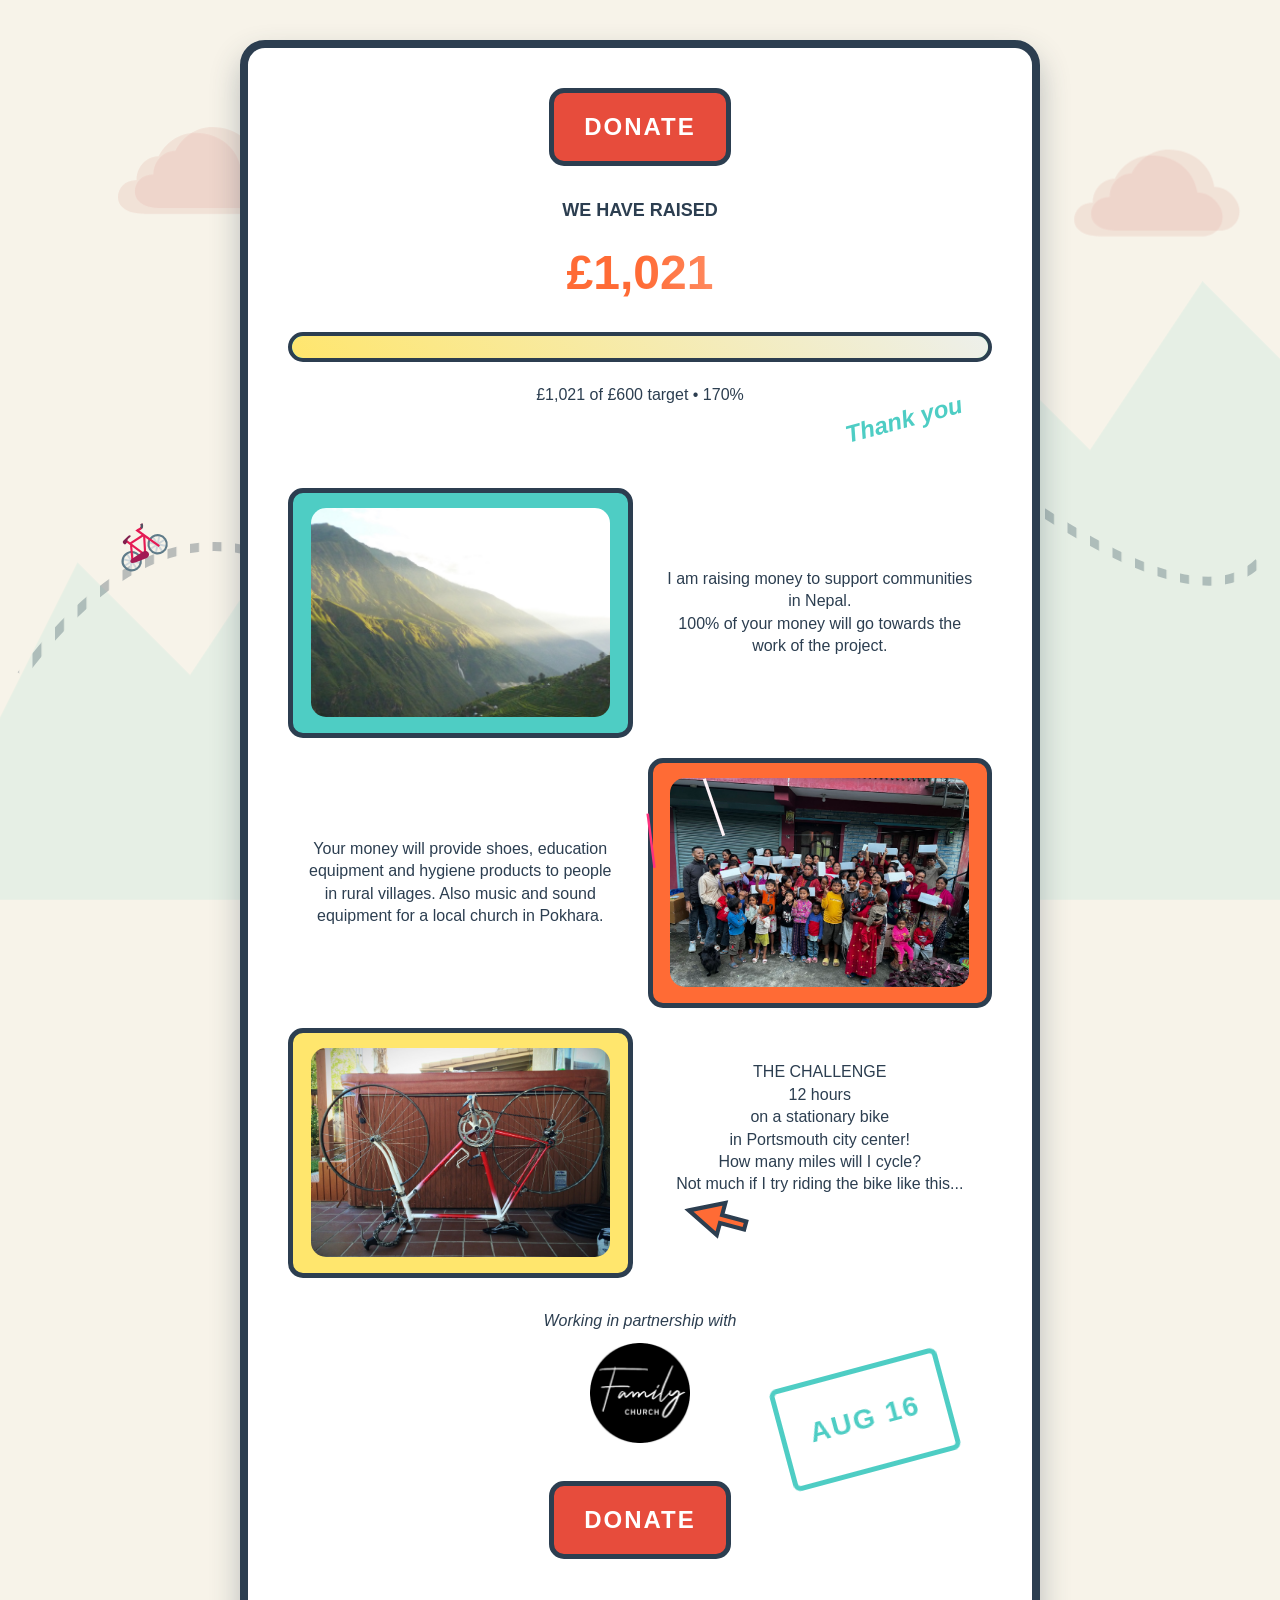
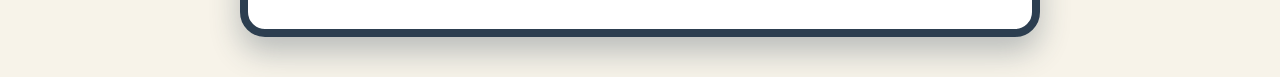
<file: index.html>
<!DOCTYPE html>
<html lang="en">
<head>
  <meta charset="UTF-8">
  <meta name="viewport" content="width=device-width, initial-scale=1.0">
  <meta property="og:title" content="Nepal Fundraiser 2025">
  <meta property="og:description" content="Raising money for rural Nepali villages and a local church in Pokhara">
  <meta property="og:image" content="https://samcoupland.com/nepal-2025/img/bikenepal.jpg">
  <meta property="og:image:url" content="https://samcoupland.com/nepal-2025/img/bikenepal.jpg">
  <meta property="og:image:secure_url" content="https://samcoupland.com/nepal-2025/img/bikenepal.jpg" />
  <meta property="og:image:type" content="image/jpg" />
  <meta property="og:image:width" content="400" />
  <meta property="og:image:height" content="300" />
  <meta property="og:url" content="https://samcoupland.com/nepal-2025/">
  <meta name="color-scheme" content="only light">
  <link rel="stylesheet" type="text/css" href="styles.css">
  <link rel="icon" href="img/favicon.ico" type="image/x-icon">
  <title>Nepal Fundraiser 2025</title>
</head>
<body>
  <!-- Canvas for fireworks -->
  <canvas id="fireworksCanvas"></canvas>
  <!-- Background SVG with animated bike trail -->
  <svg class="background-svg" viewBox="0 0 1200 800" preserveAspectRatio="xMidYMid slice">
    <defs>
        <!-- Define the dashed line pattern -->
        <pattern id="dashedPattern" patternUnits="userSpaceOnUse" width="20" height="4">
            <rect width="8" height="4" fill="rgba(44, 62, 80, 0.3)"/>
        </pattern>
    </defs>
    
    <!-- Curved trail path -->
    <path id="bikePath" d="M50,600 Q200,400 350,550 T650,400 Q800,350 950,450 Q1100,550 1150,500" 
          stroke="url(#dashedPattern)" 
          stroke-width="8" 
          fill="none">
    </path>
    
    <!-- Simple bike icon -->
    <g id="bike" transform="translate(5,-38), scale(0.05)">
      <path d="M223.936 484.288h34.496v308.544h-34.496z" fill="#CFD7DB" /><path d="M86.848 621.248h308.544v34.624H86.848z" fill="#CFD7DB" /><path d="M120 541.632l24.384-24.32 218.048 218.24-24.448 24.32z" fill="#CFD7DB" /><path d="M144.384 760l-24.384-24.32L337.856 517.12l24.448 24.384z" fill="#CFD7DB" /><path d="M241.152 820.608A182.272 182.272 0 0 1 59.072 638.592c0-100.416 81.664-182.08 182.08-182.08s182.08 81.6 182.08 182.08a182.272 182.272 0 0 1-182.08 182.016z m0-325.44a143.616 143.616 0 0 0-143.36 143.424c0 78.976 64.32 143.232 143.36 143.232s143.36-64.256 143.36-143.232a143.616 143.616 0 0 0-143.36-143.424z" fill="#5F7B89" /><path d="M774.144 484.288h34.56v308.544h-34.56z" fill="#CFD7DB" /><path d="M637.184 621.248h308.48v34.624h-308.48z" fill="#CFD7DB" /><path d="M670.272 541.568l24.384-24.32 217.92 218.432-24.448 24.32z" fill="#CFD7DB" /><path d="M694.656 760.064l-24.448-24.32 217.728-218.624 24.448 24.32z" fill="#CFD7DB" /><path d="M791.424 820.608A182.272 182.272 0 0 1 609.28 638.592a182.272 182.272 0 0 1 182.144-182.08 182.272 182.272 0 0 1 182.016 182.08 182.208 182.208 0 0 1-182.016 182.016z m0-325.44a143.616 143.616 0 0 0-143.424 143.424 143.552 143.552 0 0 0 143.424 143.232 143.488 143.488 0 0 0 143.36-143.232 143.616 143.616 0 0 0-143.36-143.424z" fill="#5F7B89" /><path d="M343.936 304.768l35.52-13.12 143.68 388.864-35.584 13.12z" fill="#E51B54" /><path d="M229.376 649.728l33.088 18.368 141.952-266.048-33.152-18.304zM500.928 642.752l34.304 17.6 157.952-274.944-34.368-17.6z" fill="#E51B54" /><path d="M816.256 675.648l-35.136 14.08L592 217.6l47.488 4.928z" fill="#E51B54" /><path d="M387.904 344.192h291.008v37.824H387.904z" fill="#E51B54" /><path d="M684.992 260.608h-1.152l-64.64-3.648 2.24-40.576 64 3.648c9.792-0.32 40.192-4.288 40.192-42.56h40.64c0 60.992-48.64 83.136-81.28 83.136z" fill="#E51B54" /><path d="M702.528 258.176l-4.16-40.384c6.4-0.768 27.328-6.144 27.328-40.32h40.64c-0.064 59.072-41.792 78.656-63.808 80.704z" fill="#4D5462" /><path d="M434.624 229.44l-120.64 24.896c-17.984 3.84-29.44 22.4-25.408 41.6 3.968 19.2 11.84 33.792 39.808 27.968l2.176-1.6c10.752-1.792 28.416-12.16 45.824-28.16 8-7.424 14.848-14.848 20.288-21.824l2.24-1.792c18.048-3.712 75.072-7.808 74.752-17.408l-0.832-4.16c-1.024-6.016-5.76-26.304-38.208-19.52z" fill="#811E4D" /><path d="M575.296 675.136c0 38.272-35.2 61.248-78.528 61.248l-202.816-42.752c-44.416-12.736-78.592-17.856-78.592-62.4v16.256c0-38.4 27.712-41.728 71.04-41.728h210.368c43.328 0 78.528 30.976 78.528 69.376z" fill="#A31A53" />

      <!-- Animate bike along the path -->
      <animateMotion dur="15s" rotate="auto" fill="freeze">
          <mpath href="#bikePath"/>
      </animateMotion>
    </g>
    
    <!-- Some decorative elements -->
    <g opacity="0.3">
      <!-- Mountains in background -->
      <path d="M0,700 L100,500 L200,600 L300,450 L400,550 L500,400 L600,500 L700,350 L800,450 L900,300 L1000,400 L1100,250 L1200,350 L1200,800 L0,800 Z" 
            fill="rgba(78, 205, 196, 0.3)"/>
      
      <!-- Clouds -->
      <path class="cloud" transform="translate(100, 100), scale(1.5)"
      d="M40 60H100C110 60 115 50 110 42C107 37 102 34 97 34C95 21 84 12 70 12C60 12 52 18 48 26C41 26 35 32 35 40C28 40 24 45 24 50C24 55 28 60 40 60Z"
      />
      <path class="cloud" transform="translate(115, 95), scale(1.5)"
      d="M40 60H100C110 60 115 50 110 42C107 37 102 34 97 34C95 21 84 12 70 12C60 12 52 18 48 26C41 26 35 32 35 40C28 40 24 45 24 50C24 55 28 60 40 60Z"
      />
      <path class="cloud" transform="translate(600, 50), scale(1.5)"
      d="M40 60H100C110 60 115 50 110 42C107 37 102 34 97 34C95 21 84 12 70 12C60 12 52 18 48 26C41 26 35 32 35 40C28 40 24 45 24 50C24 55 28 60 40 60Z"
      />
      <path class="cloud" transform="translate(615, 45), scale(1.5)"
      d="M40 60H100C110 60 115 50 110 42C107 37 102 34 97 34C95 21 84 12 70 12C60 12 52 18 48 26C41 26 35 32 35 40C28 40 24 45 24 50C24 55 28 60 40 60Z"
      />
      <path class="cloud" transform="translate(950, 120), scale(1.5)"
      d="M40 60H100C110 60 115 50 110 42C107 37 102 34 97 34C95 21 84 12 70 12C60 12 52 18 48 26C41 26 35 32 35 40C28 40 24 45 24 50C24 55 28 60 40 60Z"
      />
      <path class="cloud" transform="translate(965, 115), scale(1.5)"
      d="M40 60H100C110 60 115 50 110 42C107 37 102 34 97 34C95 21 84 12 70 12C60 12 52 18 48 26C41 26 35 32 35 40C28 40 24 45 24 50C24 55 28 60 40 60Z"
      />
    </g>
  </svg>
  <div class="page-wrapper">
    <div class="container">
      <a href="https://givealittle.co/c/76x2CZUWVclXtYZFkgKdEm" class="donate-btn">DONATE</a>

      <div class="wow hidden">WOW</div>
      
      <div class="raised-section">
        <div class="raised-text">WE HAVE RAISED</div>
        <div class="amount" id="currentAmount">£0</div>
        
        <div class="yes hidden">Yes! <br /> We made it!</div>

        <div class="progress-section">
          <div class="progress-container">
              <div class="progress-bar" id="progressBar"></div>
          </div>

          <div class="stretch hidden">INCREDIBLE</div>
          
          <div class="target-info">
              <span id="progressText">£0 of £0 target</span> • <span id="percentageText">0%</span>
          </div>
          
          <div class="thank-you">Thank you</div>
        </div>
      </div>

      <div class="info-section">
        <div class="info-item">
          <div class="info-box nepal">
              <img class="info-image" src="img/landscape.jpeg" alt="Mountains in Nepal with sun coming over, sunrise"></img>
          </div>
          <div class="info-text">
            <span>I am raising money to support communities in Nepal.</span>
            <span>100% of your money will go towards the work of the project.</span>
          </div>
        </div>
          
        <div class="info-item">
          <div class="info-box village">
              <img class="info-image" src="img/nepal-people.jpeg" alt="Nepali people being given new shoes"></img>
          </div>
          <div class="info-text">
                Your money will provide shoes, education equipment and hygiene products to people in rural villages. Also music and sound equipment for a local church in Pokhara.
          </div>
        </div>
          
        <div class="info-item">
          <div class="info-box cycling">
            <img class="info-image" src="img/cycle.jpeg" alt="Upside down bike"></img>
          </div>
          <div class="info-text">
            <div class="info-text-flex">
              <span>THE CHALLENGE</span>
              <span>12 hours</span>
              <span>on a stationary bike</span>
              <span>in Portsmouth city center!</span>
              <span>How many miles will I cycle?</span>
              <span>Not much if I try riding the bike like this...</span>
            </div>
            <div class="bold-arrow-container">
              <div class="bold-arrow-flex">
                <svg viewBox="0 0 120 50" xmlns="http://www.w3.org/2000/svg" class="bold-arrow">
                  <polygon points="30,25 70,5 70,20 100,20 100,30 70,30 70,45" />
                </svg>
              </div>
            </div>
          </div>
        </div>
      </div>
  
      <div class="church-info">
        <span>Working in partnership with</span>
        <div class="image-container">
          <a class="" href="https://family.church/">
            <img class="" src="img/fc logo.png" alt="family church">
          </a>
        </div>
      </div>

      <div class="stamp">
        AUG 16
      </div>
  
      <a href="https://givealittle.co/c/76x2CZUWVclXtYZFkgKdEm" class="donate-btn bottom-donate">DONATE</a>
    </div>
  </div>
  <script src="script.js"></script>
</body>
</html>
</file>
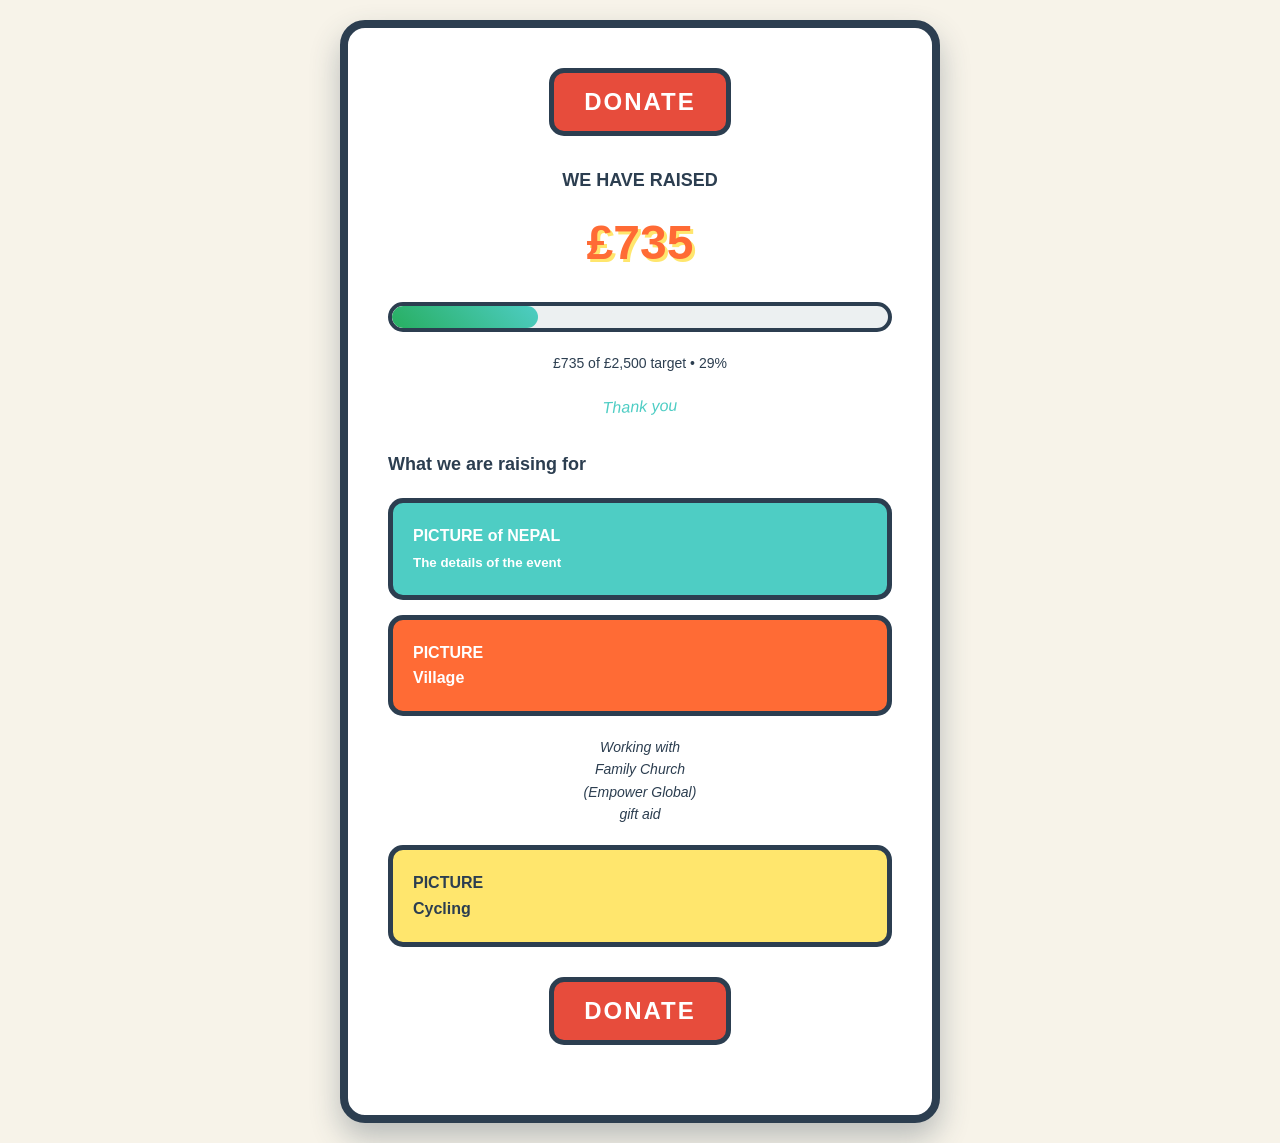
<file: claud/1.html>
<!DOCTYPE html>
<html lang="en">
<head>
    <meta charset="UTF-8">
    <meta name="viewport" content="width=device-width, initial-scale=1.0">
    <title>Nepal Fundraiser</title>
    <style>
        :root {
            /* Color Variables */
            --primary-color: #FF6B35;
            --secondary-color: #4ECDC4;
            --accent-color: #FFE66D;
            --background-color: #F7F3E9;
            --text-color: #2C3E50;
            --button-color: #E74C3C;
            --button-hover: #C0392B;
            --progress-bg: #ECF0F1;
            --progress-fill: #27AE60;
            --border-color: #2C3E50;
            --shadow-color: rgba(44, 62, 80, 0.3);
        }

        * {
            margin: 0;
            padding: 0;
            box-sizing: border-box;
        }

        body {
            font-family: 'Arial Black', Arial, sans-serif;
            background-color: var(--background-color);
            color: var(--text-color);
            line-height: 1.6;
            padding: 20px;
        }

        .container {
            max-width: 600px;
            margin: 0 auto;
            background: white;
            border: 8px solid var(--border-color);
            border-radius: 25px;
            padding: 40px;
            box-shadow: 0 15px 30px var(--shadow-color);
            transform: translateY(0);
            transition: transform 0.3s ease, box-shadow 0.3s ease;
        }

        .container:hover {
            transform: translateY(-5px);
            box-shadow: 0 20px 40px var(--shadow-color);
        }

        .donate-btn {
            background-color: var(--button-color);
            color: white;
            border: 5px solid var(--border-color);
            padding: 15px 30px;
            font-size: 24px;
            font-weight: 900;
            border-radius: 15px;
            cursor: pointer;
            margin: 0 auto 30px;
            display: block;
            transition: all 0.3s ease;
            text-transform: uppercase;
            letter-spacing: 2px;
        }

        .donate-btn:hover {
            background-color: var(--button-hover);
            transform: scale(1.05) rotate(-2deg);
            box-shadow: 0 10px 20px var(--shadow-color);
        }

        .raised-section {
            text-align: center;
            margin: 30px 0;
        }

        .raised-text {
            font-size: 18px;
            font-weight: bold;
            margin-bottom: 10px;
            color: var(--text-color);
        }

        .amount {
            font-size: 48px;
            font-weight: 900;
            color: var(--primary-color);
            margin: 10px 0;
            text-shadow: 3px 3px 0px var(--accent-color);
            transition: all 0.3s ease;
        }

        .amount:hover {
            transform: scale(1.1);
            color: var(--secondary-color);
        }

        .progress-container {
            width: 100%;
            height: 30px;
            background-color: var(--progress-bg);
            border: 4px solid var(--border-color);
            border-radius: 20px;
            margin: 20px 0;
            overflow: hidden;
            position: relative;
        }

        .progress-bar {
            height: 100%;
            background: linear-gradient(45deg, var(--progress-fill), var(--secondary-color));
            border-radius: 15px;
            transition: width 2s ease-in-out;
            position: relative;
            overflow: hidden;
        }

        .progress-bar::after {
            content: '';
            position: absolute;
            top: 0;
            left: -100%;
            width: 100%;
            height: 100%;
            background: linear-gradient(90deg, transparent, rgba(255, 255, 255, 0.4), transparent);
            animation: shimmer 2s infinite;
        }

        @keyframes shimmer {
            0% { left: -100%; }
            100% { left: 100%; }
        }

        .target-info {
            text-align: center;
            font-size: 14px;
            color: var(--text-color);
            margin-top: 10px;
        }

        .thank-you {
            text-align: center;
            font-size: 16px;
            color: var(--secondary-color);
            margin: 20px 0;
            font-style: italic;
            transform: rotate(-2deg);
        }

        .info-section {
            margin: 30px 0;
        }

        .info-header {
            font-size: 18px;
            font-weight: bold;
            margin-bottom: 20px;
            color: var(--text-color);
        }

        .info-box {
            background-color: var(--accent-color);
            border: 5px solid var(--border-color);
            border-radius: 15px;
            padding: 20px;
            margin: 15px 0;
            font-weight: bold;
            transition: all 0.3s ease;
            cursor: pointer;
            position: relative;
            overflow: hidden;
        }

        .info-box:hover {
            background-color: var(--secondary-color);
            transform: translateX(10px) rotate(1deg);
            box-shadow: -10px 10px 0px var(--primary-color);
        }

        .info-box.village {
            background-color: var(--primary-color);
            color: white;
        }

        .info-box.village:hover {
            background-color: var(--button-hover);
        }

        .info-box.nepal {
            background-color: var(--secondary-color);
            color: white;
        }

        .info-box.nepal:hover {
            background-color: var(--primary-color);
        }

        .info-box.cycling {
            background-color: var(--accent-color);
        }

        .info-box.cycling:hover {
            background-color: var(--progress-fill);
            color: white;
        }

        .church-info {
            font-size: 14px;
            text-align: center;
            color: var(--text-color);
            margin: 20px 0;
            font-style: italic;
        }

        .bottom-donate {
            margin-top: 30px;
        }

        /* Pulse animation for donate buttons */
        @keyframes pulse {
            0% { box-shadow: 0 0 0 0 rgba(231, 76, 60, 0.7); }
            70% { box-shadow: 0 0 0 20px rgba(231, 76, 60, 0); }
            100% { box-shadow: 0 0 0 0 rgba(231, 76, 60, 0); }
        }

        .donate-btn:focus {
            animation: pulse 1.5s infinite;
        }

        /* Responsive design */
        @media (max-width: 650px) {
            .container {
                margin: 10px;
                padding: 20px;
                border-width: 5px;
            }
            
            .amount {
                font-size: 36px;
            }
            
            .donate-btn {
                font-size: 20px;
                padding: 12px 25px;
            }
        }
    </style>
</head>
<body>
    <div class="container">
        <button class="donate-btn" onclick="handleDonation()">DONATE</button>
        
        <div class="raised-section">
            <div class="raised-text">WE HAVE RAISED</div>
            <div class="amount" id="currentAmount">£0</div>
            
            <div class="progress-container">
                <div class="progress-bar" id="progressBar"></div>
            </div>
            
            <div class="target-info">
                <span id="progressText">£0 of £2,500 target</span> • <span id="percentageText">0%</span>
            </div>
            
            <div class="thank-you">Thank you</div>
        </div>

        <div class="info-section">
            <div class="info-header">What we are raising for</div>
            
            <div class="info-box nepal" onclick="showInfo('nepal')">
                PICTURE of NEPAL<br>
                <small>The details of the event</small>
            </div>
            
            <div class="info-box village" onclick="showInfo('village')">
                PICTURE<br>
                Village
            </div>
            
            <div class="church-info">
                Working with<br>
                Family Church<br>
                (Empower Global)<br>
                gift aid
            </div>
            
            <div class="info-box cycling" onclick="showInfo('cycling')">
                PICTURE<br>
                Cycling
            </div>
        </div>

        <button class="donate-btn bottom-donate" onclick="handleDonation()">DONATE</button>
    </div>

    <script>
        // Fundraising data
        let currentRaised = 0;
        const target = 2500;
        const increment = 50;

        // Initialize the page
        window.onload = function() {
            // Start with £1000 as shown in the image
            currentRaised = 1000;
            updateDisplay();
            
            // Simulate gradual fundraising progress
            setTimeout(() => {
                animateToAmount(1000);
            }, 500);
        };

        function updateDisplay() {
            const amountElement = document.getElementById('currentAmount');
            const progressBar = document.getElementById('progressBar');
            const progressText = document.getElementById('progressText');
            const percentageText = document.getElementById('percentageText');
            
            // Update amount with animation
            amountElement.textContent = `£${currentRaised.toLocaleString()}`;
            
            // Calculate percentage
            const percentage = Math.min((currentRaised / target) * 100, 100);
            
            // Update progress bar
            progressBar.style.width = percentage + '%';
            
            // Update text
            progressText.textContent = `£${currentRaised.toLocaleString()} of £${target.toLocaleString()} target`;
            percentageText.textContent = Math.round(percentage) + '%';
        }

        function animateToAmount(targetAmount) {
            const startAmount = 0;
            const duration = 2000; // 2 seconds
            const startTime = Date.now();
            
            function animate() {
                const elapsed = Date.now() - startTime;
                const progress = Math.min(elapsed / duration, 1);
                
                // Easing function for smooth animation
                const easeOutCubic = 1 - Math.pow(1 - progress, 3);
                
                currentRaised = Math.round(startAmount + (targetAmount - startAmount) * easeOutCubic);
                updateDisplay();
                
                if (progress < 1) {
                    requestAnimationFrame(animate);
                }
            }
            
            animate();
        }

        function handleDonation() {
            // Simulate a donation
            const donationAmount = Math.floor(Math.random() * 200) + 25; // Random donation between £25-£225
            const newTotal = Math.min(currentRaised + donationAmount, target);
            
            // Animate to new amount
            animateToAmount(newTotal);
            
            // Show feedback
            const button = event.target;
            const originalText = button.textContent;
            button.textContent = `+£${donationAmount}!`;
            button.style.backgroundColor = 'var(--progress-fill)';
            
            setTimeout(() => {
                button.textContent = originalText;
                button.style.backgroundColor = 'var(--button-color)';
            }, 1500);
        }

        function showInfo(type) {
            const messages = {
                nepal: "🏔️ Supporting communities in Nepal through sustainable development projects and disaster relief efforts.",
                village: "🏘️ Building essential infrastructure and providing resources for rural villages in need.",
                cycling: "🚴‍♂️ Cycling challenge to raise awareness and funds - every mile counts towards our goal!"
            };
            
            alert(messages[type]);
        }

        // Add some interactive elements
        document.addEventListener('DOMContentLoaded', function() {
            // Add click counter for fun
            let clickCount = 0;
            
            document.getElementById('currentAmount').addEventListener('click', function() {
                clickCount++;
                if (clickCount >= 5) {
                    this.style.animation = 'none';
                    setTimeout(() => {
                        this.style.animation = '';
                        this.style.transform = 'scale(1.2) rotate(360deg)';
                        setTimeout(() => {
                            this.style.transform = '';
                        }, 500);
                    }, 10);
                    clickCount = 0;
                }
            });
        });
    </script>
</body>
</html>
</file>
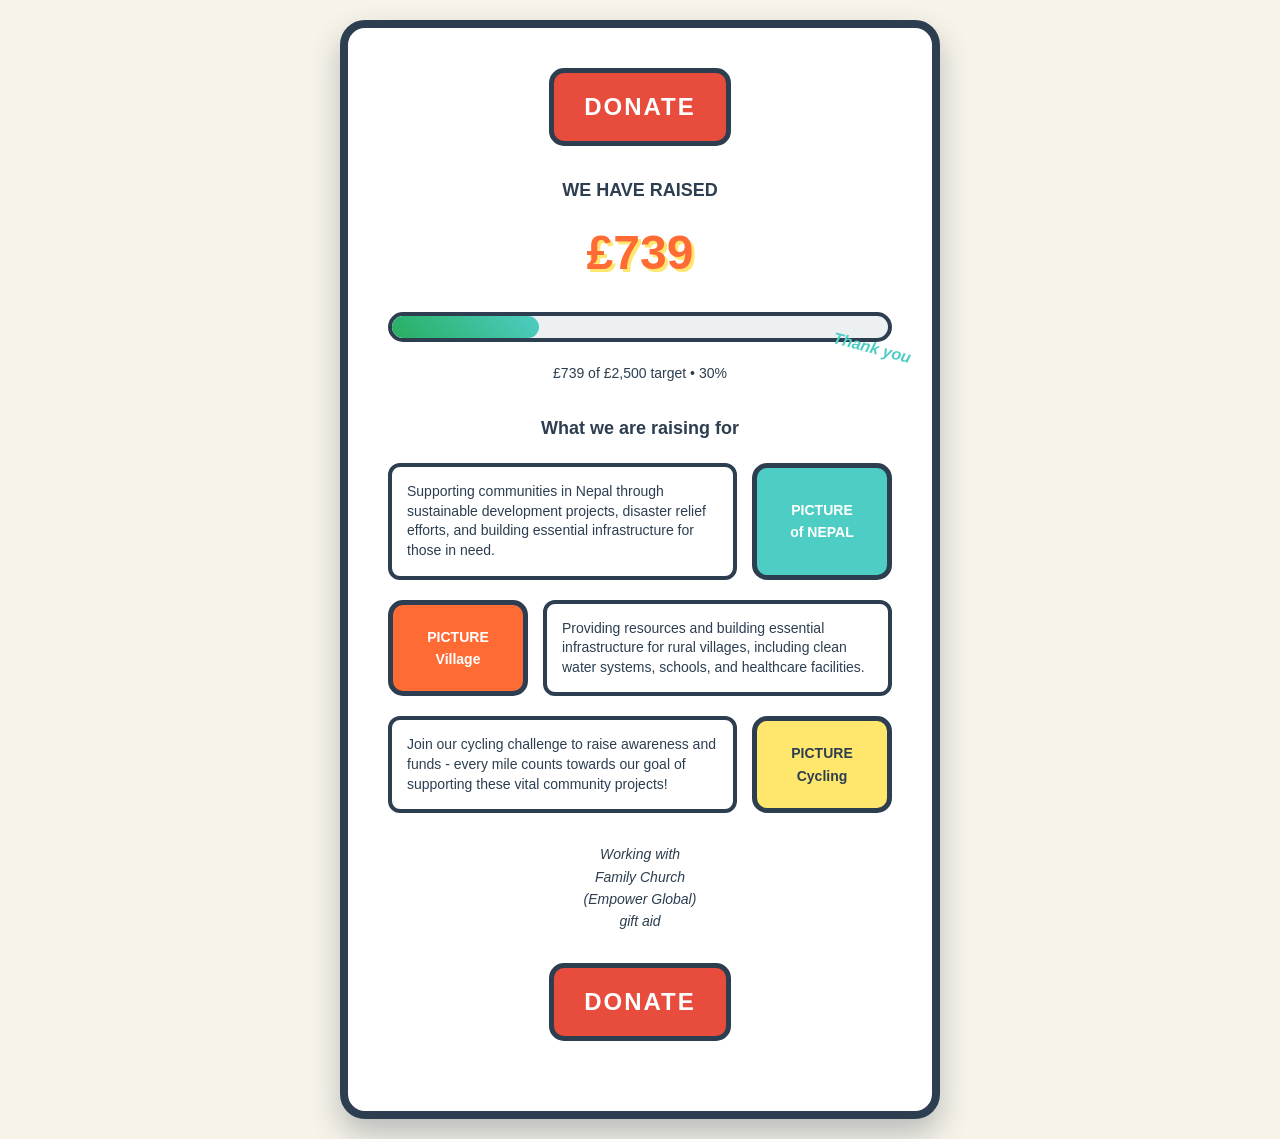
<file: claud/2.html>
<!DOCTYPE html>
<html lang="en">
<head>
    <meta charset="UTF-8">
    <meta name="viewport" content="width=device-width, initial-scale=1.0">
    <title>Nepal Fundraiser</title>
    <style>
        :root {
            /* Color Variables */
            --primary-color: #FF6B35;
            --secondary-color: #4ECDC4;
            --accent-color: #FFE66D;
            --background-color: #F7F3E9;
            --text-color: #2C3E50;
            --button-color: #E74C3C;
            --button-hover: #C0392B;
            --progress-bg: #ECF0F1;
            --progress-fill: #27AE60;
            --border-color: #2C3E50;
            --shadow-color: rgba(44, 62, 80, 0.3);
        }

        * {
            margin: 0;
            padding: 0;
            box-sizing: border-box;
        }

        body {
            font-family: 'Arial Black', Arial, sans-serif;
            background-color: var(--background-color);
            color: var(--text-color);
            line-height: 1.6;
            padding: 20px;
        }

        .container {
            max-width: 600px;
            margin: 0 auto;
            background: white;
            border: 8px solid var(--border-color);
            border-radius: 25px;
            padding: 40px;
            box-shadow: 0 15px 30px var(--shadow-color);
            transform: translateY(0);
            transition: transform 0.3s ease, box-shadow 0.3s ease;
        }

        .container:hover {
            transform: translateY(-5px);
            box-shadow: 0 20px 40px var(--shadow-color);
        }

        .donate-btn {
            background-color: var(--button-color);
            color: white;
            border: 5px solid var(--border-color);
            padding: 15px 30px;
            font-size: 24px;
            font-weight: 900;
            border-radius: 15px;
            cursor: pointer;
            margin: 0 auto 30px;
            display: block;
            transition: all 0.3s ease;
            text-transform: uppercase;
            letter-spacing: 2px;
            text-decoration: none;
            text-align: center;
            width: fit-content;
        }

        .donate-btn:hover {
            background-color: var(--button-hover);
            transform: scale(1.05) rotate(-2deg);
            box-shadow: 0 10px 20px var(--shadow-color);
        }

        .raised-section {
            text-align: center;
            margin: 30px 0;
        }

        .raised-text {
            font-size: 18px;
            font-weight: bold;
            margin-bottom: 10px;
            color: var(--text-color);
        }

        .amount {
            font-size: 48px;
            font-weight: 900;
            color: var(--primary-color);
            margin: 10px 0;
            text-shadow: 3px 3px 0px var(--accent-color);
            transition: all 0.3s ease;
        }

        .amount:hover {
            transform: scale(1.1);
            color: var(--secondary-color);
        }

        .progress-container {
            width: 100%;
            height: 30px;
            background-color: var(--progress-bg);
            border: 4px solid var(--border-color);
            border-radius: 20px;
            margin: 20px 0;
            overflow: hidden;
            position: relative;
        }

        .progress-bar {
            height: 100%;
            background: linear-gradient(45deg, var(--progress-fill), var(--secondary-color));
            border-radius: 15px;
            transition: width 2s ease-in-out;
            position: relative;
            overflow: hidden;
        }

        .progress-bar::after {
            content: '';
            position: absolute;
            top: 0;
            left: -100%;
            width: 100%;
            height: 100%;
            background: linear-gradient(90deg, transparent, rgba(255, 255, 255, 0.4), transparent);
            animation: shimmer 2s infinite;
        }

        @keyframes shimmer {
            0% { left: -100%; }
            100% { left: 100%; }
        }

        .target-info {
            text-align: center;
            font-size: 14px;
            color: var(--text-color);
            margin-top: 10px;
        }

        .progress-section {
            position: relative;
        }

        .thank-you {
            position: absolute;
            right: -20px;
            top: 50%;
            transform: translateY(-50%) rotate(15deg);
            font-size: 16px;
            color: var(--secondary-color);
            font-style: italic;
            font-weight: bold;
        }

        .info-section {
            margin: 30px 0;
        }

        .info-header {
            font-size: 18px;
            font-weight: bold;
            margin-bottom: 20px;
            color: var(--text-color);
            text-align: center;
        }

        .info-grid {
            display: grid;
            grid-template-columns: 1fr 1fr;
            gap: 20px;
            margin: 20px 0;
        }

        .info-item {
            display: flex;
            align-items: stretch;
            gap: 15px;
            margin-bottom: 20px;
        }

        .info-item:nth-child(even) {
            flex-direction: row-reverse;
        }

        .info-box {
            background-color: var(--accent-color);
            border: 5px solid var(--border-color);
            border-radius: 15px;
            padding: 20px;
            font-weight: bold;
            transition: all 0.3s ease;
            cursor: pointer;
            position: relative;
            overflow: hidden;
            flex: 0 0 140px;
            display: flex;
            align-items: center;
            justify-content: center;
            text-align: center;
            font-size: 14px;
        }

        .info-text {
            background-color: white;
            border: 4px solid var(--border-color);
            border-radius: 12px;
            padding: 15px;
            flex: 1;
            display: flex;
            align-items: center;
            font-size: 14px;
            line-height: 1.4;
        }

        .info-box:hover {
            transform: scale(1.05) rotate(2deg);
            box-shadow: 0 8px 16px var(--shadow-color);
        }

        .info-box.village {
            background-color: var(--primary-color);
            color: white;
        }

        .info-box.nepal {
            background-color: var(--secondary-color);
            color: white;
        }

        .info-box.cycling {
            background-color: var(--accent-color);
        }

        .church-info {
            font-size: 14px;
            text-align: center;
            color: var(--text-color);
            margin: 20px 0;
            font-style: italic;
        }

        .bottom-donate {
            margin-top: 30px;
        }

        /* Pulse animation for donate buttons */
        @keyframes pulse {
            0% { box-shadow: 0 0 0 0 rgba(231, 76, 60, 0.7); }
            70% { box-shadow: 0 0 0 20px rgba(231, 76, 60, 0); }
            100% { box-shadow: 0 0 0 0 rgba(231, 76, 60, 0); }
        }

        .donate-btn:focus {
            animation: pulse 1.5s infinite;
        }

        /* Responsive design */
        @media (max-width: 650px) {
            .container {
                margin: 10px;
                padding: 20px;
                border-width: 5px;
            }
            
            .amount {
                font-size: 36px;
            }
            
            .donate-btn {
                font-size: 20px;
                padding: 12px 25px;
            }
            
            .info-item {
                flex-direction: column !important;
                align-items: stretch;
            }
            
            .info-item:nth-child(even) {
                flex-direction: column !important;
            }
            
            .info-box {
                flex: none;
                min-height: 80px;
            }
            
            .thank-you {
                position: static;
                text-align: center;
                transform: rotate(15deg);
                margin-top: 15px;
            }
        }
    </style>
</head>
<body>
    <div class="container">
        <a href="#" class="donate-btn">DONATE</a>
        
        <div class="raised-section">
            <div class="raised-text">WE HAVE RAISED</div>
            <div class="amount" id="currentAmount">£0</div>
            
            <div class="progress-section">
                <div class="progress-container">
                    <div class="progress-bar" id="progressBar"></div>
                </div>
                
                <div class="target-info">
                    <span id="progressText">£0 of £2,500 target</span> • <span id="percentageText">0%</span>
                </div>
                
                <div class="thank-you">Thank you</div>
            </div>
        </div>

        <div class="info-section">
            <div class="info-header">What we are raising for</div>
            
            <div class="info-item">
                <div class="info-box nepal">
                    PICTURE<br>of NEPAL
                </div>
                <div class="info-text">
                    Supporting communities in Nepal through sustainable development projects, disaster relief efforts, and building essential infrastructure for those in need.
                </div>
            </div>
            
            <div class="info-item">
                <div class="info-box village">
                    PICTURE<br>Village
                </div>
                <div class="info-text">
                    Providing resources and building essential infrastructure for rural villages, including clean water systems, schools, and healthcare facilities.
                </div>
            </div>
            
            <div class="info-item">
                <div class="info-box cycling">
                    PICTURE<br>Cycling
                </div>
                <div class="info-text">
                    Join our cycling challenge to raise awareness and funds - every mile counts towards our goal of supporting these vital community projects!
                </div>
            </div>
        </div>

        <div class="church-info">
            Working with<br>
            Family Church<br>
            (Empower Global)<br>
            gift aid
        </div>

        <a href="#" class="donate-btn bottom-donate">DONATE</a>
    </div>

    <script>
        // Fundraising data
        let currentRaised = 0;
        const target = 2500;
        const increment = 50;

        // Initialize the page
        window.onload = function() {
            // Start with £1000 as shown in the image
            currentRaised = 1000;
            updateDisplay();
            
            // Simulate gradual fundraising progress
            setTimeout(() => {
                animateToAmount(1000);
            }, 500);
        };

        function updateDisplay() {
            const amountElement = document.getElementById('currentAmount');
            const progressBar = document.getElementById('progressBar');
            const progressText = document.getElementById('progressText');
            const percentageText = document.getElementById('percentageText');
            
            // Update amount with animation
            amountElement.textContent = `£${currentRaised.toLocaleString()}`;
            
            // Calculate percentage
            const percentage = Math.min((currentRaised / target) * 100, 100);
            
            // Update progress bar
            progressBar.style.width = percentage + '%';
            
            // Update text
            progressText.textContent = `£${currentRaised.toLocaleString()} of £${target.toLocaleString()} target`;
            percentageText.textContent = Math.round(percentage) + '%';
        }

        function animateToAmount(targetAmount) {
            const startAmount = 0;
            const duration = 2000; // 2 seconds
            const startTime = Date.now();
            
            function animate() {
                const elapsed = Date.now() - startTime;
                const progress = Math.min(elapsed / duration, 1);
                
                // Easing function for smooth animation
                const easeOutCubic = 1 - Math.pow(1 - progress, 3);
                
                currentRaised = Math.round(startAmount + (targetAmount - startAmount) * easeOutCubic);
                updateDisplay();
                
                if (progress < 1) {
                    requestAnimationFrame(animate);
                }
            }
            
            animate();
        }

        function handleDonation() {
            // Removed donation simulation but kept for any future use
            console.log('Donate button clicked');
        }

        function showInfo(type) {
            // Removed since we now have inline text
        }

        // Add some interactive elements
        document.addEventListener('DOMContentLoaded', function() {
            // Add click counter for fun
            let clickCount = 0;
            
            document.getElementById('currentAmount').addEventListener('click', function() {
                clickCount++;
                if (clickCount >= 5) {
                    this.style.animation = 'none';
                    setTimeout(() => {
                        this.style.animation = '';
                        this.style.transform = 'scale(1.2) rotate(360deg)';
                        setTimeout(() => {
                            this.style.transform = '';
                        }, 500);
                    }, 10);
                    clickCount = 0;
                }
            });
        });
    </script>
</body>
</html>
</file>
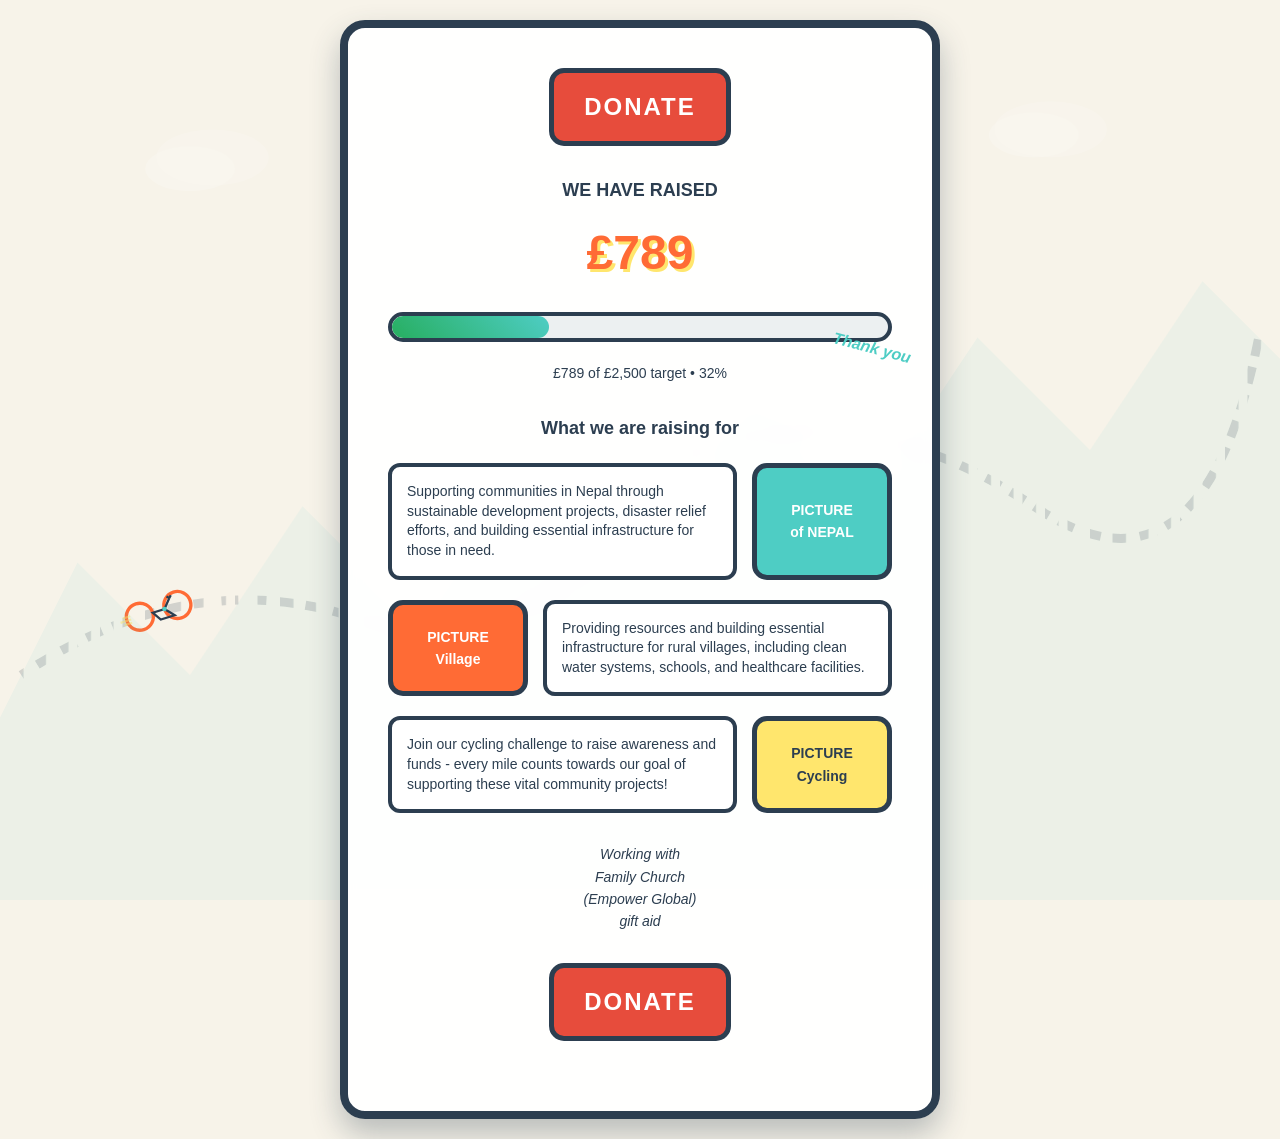
<file: claud/3.html>
<!DOCTYPE html>
<html lang="en">
<head>
    <meta charset="UTF-8">
    <meta name="viewport" content="width=device-width, initial-scale=1.0">
    <title>Nepal Fundraiser</title>
    <style>
        :root {
            /* Color Variables */
            --primary-color: #FF6B35;
            --secondary-color: #4ECDC4;
            --accent-color: #FFE66D;
            --background-color: #F7F3E9;
            --text-color: #2C3E50;
            --button-color: #E74C3C;
            --button-hover: #C0392B;
            --progress-bg: #ECF0F1;
            --progress-fill: #27AE60;
            --border-color: #2C3E50;
            --shadow-color: rgba(44, 62, 80, 0.3);
        }

        * {
            margin: 0;
            padding: 0;
            box-sizing: border-box;
        }

        body {
            font-family: 'Arial Black', Arial, sans-serif;
            background-color: var(--background-color);
            color: var(--text-color);
            line-height: 1.6;
            margin: 0;
            padding: 0;
            min-height: 100vh;
            position: relative;
            overflow-x: hidden;
        }

        .background-svg {
            position: fixed;
            top: 0;
            left: 0;
            width: 100%;
            height: 100%;
            z-index: -1;
            pointer-events: none;
        }

        .page-wrapper {
            min-height: 100vh;
            display: flex;
            align-items: center;
            justify-content: center;
            padding: 20px;
            position: relative;
            z-index: 1;
        }

        .container {
            max-width: 600px;
            width: 100%;
            background: rgba(255, 255, 255, 0.95);
            backdrop-filter: blur(10px);
            border: 8px solid var(--border-color);
            border-radius: 25px;
            padding: 40px;
            box-shadow: 0 15px 30px var(--shadow-color);
            transform: translateY(0);
            transition: transform 0.3s ease, box-shadow 0.3s ease;
        }

        .container:hover {
            transform: translateY(-5px);
            box-shadow: 0 20px 40px var(--shadow-color);
        }

        .donate-btn {
            background-color: var(--button-color);
            color: white;
            border: 5px solid var(--border-color);
            padding: 15px 30px;
            font-size: 24px;
            font-weight: 900;
            border-radius: 15px;
            cursor: pointer;
            margin: 0 auto 30px;
            display: block;
            transition: all 0.3s ease;
            text-transform: uppercase;
            letter-spacing: 2px;
            text-decoration: none;
            text-align: center;
            width: fit-content;
        }

        .donate-btn:hover {
            background-color: var(--button-hover);
            transform: scale(1.05) rotate(-2deg);
            box-shadow: 0 10px 20px var(--shadow-color);
        }

        .raised-section {
            text-align: center;
            margin: 30px 0;
        }

        .raised-text {
            font-size: 18px;
            font-weight: bold;
            margin-bottom: 10px;
            color: var(--text-color);
        }

        .amount {
            font-size: 48px;
            font-weight: 900;
            color: var(--primary-color);
            margin: 10px 0;
            text-shadow: 3px 3px 0px var(--accent-color);
            transition: all 0.3s ease;
        }

        .amount:hover {
            transform: scale(1.1);
            color: var(--secondary-color);
        }

        .progress-container {
            width: 100%;
            height: 30px;
            background-color: var(--progress-bg);
            border: 4px solid var(--border-color);
            border-radius: 20px;
            margin: 20px 0;
            overflow: hidden;
            position: relative;
        }

        .progress-bar {
            height: 100%;
            background: linear-gradient(45deg, var(--progress-fill), var(--secondary-color));
            border-radius: 15px;
            transition: width 2s ease-in-out;
            position: relative;
            overflow: hidden;
        }

        .progress-bar::after {
            content: '';
            position: absolute;
            top: 0;
            left: -100%;
            width: 100%;
            height: 100%;
            background: linear-gradient(90deg, transparent, rgba(255, 255, 255, 0.4), transparent);
            animation: shimmer 2s infinite;
        }

        @keyframes shimmer {
            0% { left: -100%; }
            100% { left: 100%; }
        }

        .target-info {
            text-align: center;
            font-size: 14px;
            color: var(--text-color);
            margin-top: 10px;
        }

        .progress-section {
            position: relative;
        }

        .thank-you {
            position: absolute;
            right: -20px;
            top: 50%;
            transform: translateY(-50%) rotate(15deg);
            font-size: 16px;
            color: var(--secondary-color);
            font-style: italic;
            font-weight: bold;
        }

        .info-section {
            margin: 30px 0;
        }

        .info-header {
            font-size: 18px;
            font-weight: bold;
            margin-bottom: 20px;
            color: var(--text-color);
            text-align: center;
        }

        .info-grid {
            display: grid;
            grid-template-columns: 1fr 1fr;
            gap: 20px;
            margin: 20px 0;
        }

        .info-item {
            display: flex;
            align-items: stretch;
            gap: 15px;
            margin-bottom: 20px;
        }

        .info-item:nth-child(even) {
            flex-direction: row-reverse;
        }

        .info-box {
            background-color: var(--accent-color);
            border: 5px solid var(--border-color);
            border-radius: 15px;
            padding: 20px;
            font-weight: bold;
            transition: all 0.3s ease;
            cursor: pointer;
            position: relative;
            overflow: hidden;
            flex: 0 0 140px;
            display: flex;
            align-items: center;
            justify-content: center;
            text-align: center;
            font-size: 14px;
        }

        .info-text {
            background-color: white;
            border: 4px solid var(--border-color);
            border-radius: 12px;
            padding: 15px;
            flex: 1;
            display: flex;
            align-items: center;
            font-size: 14px;
            line-height: 1.4;
        }

        .info-box:hover {
            transform: scale(1.05) rotate(2deg);
            box-shadow: 0 8px 16px var(--shadow-color);
        }

        .info-box.village {
            background-color: var(--primary-color);
            color: white;
        }

        .info-box.nepal {
            background-color: var(--secondary-color);
            color: white;
        }

        .info-box.cycling {
            background-color: var(--accent-color);
        }

        .church-info {
            font-size: 14px;
            text-align: center;
            color: var(--text-color);
            margin: 20px 0;
            font-style: italic;
        }

        .bottom-donate {
            margin-top: 30px;
        }

        /* Pulse animation for donate buttons */
        @keyframes pulse {
            0% { box-shadow: 0 0 0 0 rgba(231, 76, 60, 0.7); }
            70% { box-shadow: 0 0 0 20px rgba(231, 76, 60, 0); }
            100% { box-shadow: 0 0 0 0 rgba(231, 76, 60, 0); }
        }

        .donate-btn:focus {
            animation: pulse 1.5s infinite;
        }

        /* Responsive design */
        @media (max-width: 650px) {
            .page-wrapper {
                padding: 10px;
            }
            
            .container {
                padding: 20px;
                border-width: 5px;
            }
            
            .amount {
                font-size: 36px;
            }
            
            .donate-btn {
                font-size: 20px;
                padding: 12px 25px;
            }
            
            .info-item {
                flex-direction: column !important;
                align-items: stretch;
            }
            
            .info-item:nth-child(even) {
                flex-direction: column !important;
            }
            
            .info-box {
                flex: none;
                min-height: 80px;
            }
            
            .thank-you {
                position: static;
                text-align: center;
                transform: rotate(15deg);
                margin-top: 15px;
            }
        }
    </style>
</head>
<body>
    <!-- Background SVG with animated bike trail -->
    <svg class="background-svg" viewBox="0 0 1200 800" preserveAspectRatio="xMidYMid slice">
        <defs>
            <!-- Define the dashed line pattern -->
            <pattern id="dashedPattern" patternUnits="userSpaceOnUse" width="20" height="4">
                <rect width="20" height="4" fill="none"/>
                <rect width="12" height="4" fill="rgba(44, 62, 80, 0.3)"/>
            </pattern>
        </defs>
        
        <!-- Curved trail path -->
        <path id="bikePath" d="M50,600 Q200,500 350,550 T650,400 Q800,350 950,450 Q1100,550 1150,300" 
              stroke="url(#dashedPattern)" 
              stroke-width="8" 
              fill="none" 
              stroke-dasharray="15,10"
              opacity="0.6">
            <animate attributeName="stroke-dashoffset" 
                     values="0;-25" 
                     dur="2s" 
                     repeatCount="indefinite"/>
        </path>
        
        <!-- Simple bike icon -->
        <g id="bike" transform="translate(0,0)">
            <!-- Bike wheels -->
            <circle cx="0" cy="0" r="12" stroke="#FF6B35" stroke-width="3" fill="none"/>
            <circle cx="35" cy="0" r="12" stroke="#FF6B35" stroke-width="3" fill="none"/>
            
            <!-- Bike frame -->
            <path d="M12,0 L23,0 L30,-8 L23,0 L30,8 L17,8 Z" 
                  stroke="#2C3E50" 
                  stroke-width="2" 
                  fill="none"/>
            
            <!-- Handlebars -->
            <path d="M30,-8 L32,-10 M30,-8 L28,-10" 
                  stroke="#2C3E50" 
                  stroke-width="2"/>
            
            <!-- Pedals -->
            <circle cx="23" cy="0" r="2" fill="#4ECDC4"/>
            
            <!-- Motion lines for speed effect -->
            <g opacity="0.5">
                <line x1="-8" y1="-3" x2="-15" y2="-3" stroke="#FFE66D" stroke-width="2"/>
                <line x1="-8" y1="0" x2="-18" y2="0" stroke="#FFE66D" stroke-width="2"/>
                <line x1="-8" y1="3" x2="-15" y2="3" stroke="#FFE66D" stroke-width="2"/>
            </g>
            
            <!-- Animate bike along the path -->
            <animateMotion dur="15s" repeatCount="indefinite" rotate="auto">
                <mpath href="#bikePath"/>
            </animateMotion>
        </g>
        
        <!-- Some decorative elements -->
        <g opacity="0.3">
            <!-- Mountains in background -->
            <path d="M0,700 L100,500 L200,600 L300,450 L400,550 L500,400 L600,500 L700,350 L800,450 L900,300 L1000,400 L1100,250 L1200,350 L1200,800 L0,800 Z" 
                  fill="rgba(78, 205, 196, 0.2)"/>
            
            <!-- Clouds -->
            <ellipse cx="200" cy="150" rx="40" ry="20" fill="rgba(255, 255, 255, 0.6)"/>
            <ellipse cx="220" cy="140" rx="50" ry="25" fill="rgba(255, 255, 255, 0.5)"/>
            <ellipse cx="600" cy="100" rx="35" ry="18" fill="rgba(255, 255, 255, 0.6)"/>
            <ellipse cx="615" cy="95" rx="45" ry="22" fill="rgba(255, 255, 255, 0.5)"/>
            <ellipse cx="950" cy="120" rx="40" ry="20" fill="rgba(255, 255, 255, 0.6)"/>
            <ellipse cx="965" cy="115" rx="50" ry="25" fill="rgba(255, 255, 255, 0.5)"/>
        </g>
    </svg>

    <div class="page-wrapper">
        <div class="container">
        <a href="#" class="donate-btn">DONATE</a>
        
        <div class="raised-section">
            <div class="raised-text">WE HAVE RAISED</div>
            <div class="amount" id="currentAmount">£0</div>
            
            <div class="progress-section">
                <div class="progress-container">
                    <div class="progress-bar" id="progressBar"></div>
                </div>
                
                <div class="target-info">
                    <span id="progressText">£0 of £2,500 target</span> • <span id="percentageText">0%</span>
                </div>
                
                <div class="thank-you">Thank you</div>
            </div>
        </div>

        <div class="info-section">
            <div class="info-header">What we are raising for</div>
            
            <div class="info-item">
                <div class="info-box nepal">
                    PICTURE<br>of NEPAL
                </div>
                <div class="info-text">
                    Supporting communities in Nepal through sustainable development projects, disaster relief efforts, and building essential infrastructure for those in need.
                </div>
            </div>
            
            <div class="info-item">
                <div class="info-box village">
                    PICTURE<br>Village
                </div>
                <div class="info-text">
                    Providing resources and building essential infrastructure for rural villages, including clean water systems, schools, and healthcare facilities.
                </div>
            </div>
            
            <div class="info-item">
                <div class="info-box cycling">
                    PICTURE<br>Cycling
                </div>
                <div class="info-text">
                    Join our cycling challenge to raise awareness and funds - every mile counts towards our goal of supporting these vital community projects!
                </div>
            </div>
        </div>

        <div class="church-info">
            Working with<br>
            Family Church<br>
            (Empower Global)<br>
            gift aid
        </div>

        <a href="#" class="donate-btn bottom-donate">DONATE</a>
        </div>
    </div>

    <script>
        // Fundraising data
        let currentRaised = 0;
        const target = 2500;
        const increment = 50;

        // Initialize the page
        window.onload = function() {
            // Start with £1000 as shown in the image
            currentRaised = 1000;
            updateDisplay();
            
            // Simulate gradual fundraising progress
            setTimeout(() => {
                animateToAmount(1000);
            }, 500);
        };

        function updateDisplay() {
            const amountElement = document.getElementById('currentAmount');
            const progressBar = document.getElementById('progressBar');
            const progressText = document.getElementById('progressText');
            const percentageText = document.getElementById('percentageText');
            
            // Update amount with animation
            amountElement.textContent = `£${currentRaised.toLocaleString()}`;
            
            // Calculate percentage
            const percentage = Math.min((currentRaised / target) * 100, 100);
            
            // Update progress bar
            progressBar.style.width = percentage + '%';
            
            // Update text
            progressText.textContent = `£${currentRaised.toLocaleString()} of £${target.toLocaleString()} target`;
            percentageText.textContent = Math.round(percentage) + '%';
        }

        function animateToAmount(targetAmount) {
            const startAmount = 0;
            const duration = 2000; // 2 seconds
            const startTime = Date.now();
            
            function animate() {
                const elapsed = Date.now() - startTime;
                const progress = Math.min(elapsed / duration, 1);
                
                // Easing function for smooth animation
                const easeOutCubic = 1 - Math.pow(1 - progress, 3);
                
                currentRaised = Math.round(startAmount + (targetAmount - startAmount) * easeOutCubic);
                updateDisplay();
                
                if (progress < 1) {
                    requestAnimationFrame(animate);
                }
            }
            
            animate();
        }

        function handleDonation() {
            // Removed donation simulation but kept for any future use
            console.log('Donate button clicked');
        }

        function showInfo(type) {
            // Removed since we now have inline text
        }

        // Add some interactive elements
        document.addEventListener('DOMContentLoaded', function() {
            // Add click counter for fun
            let clickCount = 0;
            
            document.getElementById('currentAmount').addEventListener('click', function() {
                clickCount++;
                if (clickCount >= 5) {
                    this.style.animation = 'none';
                    setTimeout(() => {
                        this.style.animation = '';
                        this.style.transform = 'scale(1.2) rotate(360deg)';
                        setTimeout(() => {
                            this.style.transform = '';
                        }, 500);
                    }, 10);
                    clickCount = 0;
                }
            });
        });
    </script>
</body>
</html>
</file>
<file: styles.css>
:root {
    /* Color Variables */
    --primary-color: #FF6B35;
    --secondary-color: #4ECDC4;
    --accent-color: #FFE66D;
    --background-color: #F7F3E9;
    --text-color: #2C3E50;
    --button-color: #E74C3C;
    --button-hover: #c0392b;
    --progress-bg: #ECF0F1;
    --progress-fill: #27AE60;
    --border-color: #2C3E50;
    --shadow-color: rgba(44, 62, 80, 0.3);
    --cloud-colour: rgba(192, 57, 43, 0.3);
    color-scheme: only light;
}

* {
    margin: 0;
    padding: 0;
    box-sizing: border-box;
}

body {
    font-family: 'Arial Black', Arial, sans-serif;
    background-color: var(--background-color);
    color: var(--text-color);
    line-height: 1.6;
    padding: 20px;
}

#fireworksCanvas {
    position: fixed;
    top: 0;
    left: 0;
    z-index: 1000;
    pointer-events: none;
}

.background-svg {
    position: fixed;
    top: 0;
    left: 0;
    width: 100%;
    height: 100%;
    z-index: -1;
    pointer-events: none;
}

.cloud {
    fill: var(--cloud-colour);
}

.page-wrapper {
    min-height: 100vh;
    display: flex;
    align-items: center;
    justify-content: center;
    padding: 20px;
    position: relative;
    z-index: 1;
}

.container {
    max-width: 800px;
    margin: 0 auto;
    background: white;
    padding: 40px;
    max-width: auto;
    background: white;
    border: 8px solid var(--border-color);
    border-radius: 25px;
    box-shadow: 0 15px 30px var(--shadow-color);
}

.donate-btn {
    background-color: var(--button-color);
    color: white;
    border: 5px solid var(--border-color);
    padding: 15px 30px;
    font-size: 24px;
    font-weight: 900;
    border-radius: 15px;
    cursor: pointer;
    margin: 0 auto 30px;
    display: block;
    transition: all 0.3s ease;
    text-transform: uppercase;
    letter-spacing: 2px;
    text-decoration: none;
    text-align: center;
    width: fit-content;
}

.donate-btn:hover {
    background-color: var(--button-hover);
    transform: scale(1.05) rotate(-2deg);
    box-shadow: 0 10px 20px var(--shadow-color);
}

.raised-section {
    text-align: center;
    margin: 30px 0px 80px 0px;
}

.raised-text {
    font-size: 18px;
    font-weight: bold;
    margin-bottom: 10px;
    color: var(--text-color);
}

.amount {
    font-size: 48px;
    font-weight: 900;
    color: var(--primary-color);
    margin: 10px 0;
    transition: all 0.3s ease;
}

.shimmer {
    /* Shimmer effect */
    background: linear-gradient(
        90deg,
        var(--primary-color) 25%,
        rgba(255, 255, 255, 0.8) 50%,
        var(--primary-color) 75%
    );
    background-size: 200% 100%;
    background-clip: text;
    -webkit-background-clip: text;
    -webkit-text-fill-color: transparent;
    animation: glow-shimmer 5s infinite linear;
}

@keyframes glow-shimmer {
    0% {
        background-position: -200% 0;
    }
    100% {
        background-position: 200% 0;
    }
}

.amount:hover {
    transform: scale(1.1);
    color: var(--secondary-color);
}

.progress-container {
    width: 100%;
    height: 30px;
    background: linear-gradient(45deg, var(--secondary-color), var(--progress-fill));
    border: 4px solid var(--border-color);
    border-radius: 20px;
    margin: 20px 0;
    overflow: hidden;
    position: relative;
}

.progress-bar {
    height: 100%;
    background: linear-gradient(45deg, var(--accent-color), var(--progress-bg));
    border-radius: 15px;
    transition: width 2s ease-in-out;
    position: relative;
    overflow: hidden;
}

.progress-bar::after {
    content: '';
    position: absolute;
    top: 0;
    left: -100%;
    width: 100%;
    height: 100%;
    background: linear-gradient(90deg, transparent, rgba(255, 255, 255, 0.4), transparent);
    animation: shimmer 2s infinite;
}

@keyframes shimmer {
    0% { left: -100%; }
    100% { left: 100%; }
}

.target-info {
    text-align: center;
    font-size: 16px;
    color: var(--text-color);
    margin-top: 10px;
}

.progress-section {
    position: relative;
}

.thank-you {
    position: absolute;
    right: -20px;
    top: 50%;
    transform: translateY(80%) translateX(-40%) rotate(-15deg);
    font-size: 24px;
    color: var(--secondary-color);
    font-style: italic;
    font-weight: bold;
    transition: all 0.3s ease;
}

.thank-you:hover {
    color: var(--primary-color);
    transform: translateY(80%) translateX(-40%) rotate(-15deg) scale(1.1);
}

.yes {
    position: absolute;
    right: 30%;
    top: 6%;
    transform: translateY(80%) translateX(40%) rotate(15deg);
    font-size: 24px;
    color: var(--primary-color);
    font-style: italic;
    font-weight: bold;
    transition: all 0.3s ease;
    opacity: 1;
}

.yes:hover {
    color: var(--accent-color);
    transform: translateY(80%) translateX(40%) rotate(15deg) scale(1.1);
}

.wow {
    position: absolute;
    left: 30%;
    top: 10%;
    transform: translateY(20%) translateX(-70%) rotate(-10deg);
    font-size: 44px;
    color: var(--accent-color);
    font-style: italic;
    font-weight: bold;
    transition: all 0.3s ease;
    opacity: 1;
}

.wow:hover {
    color: var(--secondary-color);
    transform: translateY(20%) translateX(-70%) rotate(-10deg) scale(1.1);
}

.stretch {
    position: absolute;
    left: 30%;
    top: 60%;
    transform: translateY(40%) translateX(-70%) rotate(10deg);
    font-size: 24px;
    color: var(--primary-color);
    font-style: italic;
    font-weight: bold;
    transition: all 0.3s ease;
    opacity: 1;
}

.stretch:hover {
    color: var(--secondary-color);
    transform: translateY(40%) translateX(-70%) rotate(10deg) scale(1.1);
}

.hidden {
    /* display: none; */
    opacity: 0;
}

.info-section {
    margin: 30px 0;
}

.info-item {
    display: flex;
    align-items: center;
    gap: 15px;
    margin-bottom: 20px;
}

.info-item:nth-child(even) {
    flex-direction: row-reverse;
}

.info-box {
    background-color: var(--accent-color);
    border: 5px solid var(--border-color);
    border-radius: 15px;
    padding: 10px;
    font-weight: bold;
    transition: all 0.3s ease;
    position: relative;
    overflow: hidden;
    flex: 1;
    height: 250px;
    display: flex;
    align-items: center;
    justify-content: center;
    text-align: center;
    font-size: 16px;
}

.info-text-flex{
    flex: 1;
    display: flex;
    flex-direction: column;
    align-content: center;
}

.bold-arrow-container {
    width: 100%;
    display: flex;
    justify-content: left;
}

.bold-arrow-flex {
    width: 100px;
}

.info-text {
    width: 100%;
    background-color: white;
    border-radius: 12px;
    padding: 15px;
    flex: 1;
    display: flex;
    flex-direction: column;
    align-items: center;
    text-align: center;
    font-size: 16px;
    line-height: 1.4;
}

.info-box.hovered {
    /* transform: scale(1.05) rotate(2deg); */
    box-shadow: 0 8px 16px var(--shadow-color);
}

.info-box.village {
    background-color: var(--primary-color);
    color: white;
}

.info-box.nepal {
    background-color: var(--secondary-color);
    color: white;
}

.info-box.cycling {
    background-color: var(--accent-color);
    color: white;
}

.info-image {
    width: 95%;
    height: 95%;
    border-radius: 15px;
    object-fit: cover;
}

.church-info {
    text-align: center;
    font-size: 16px;
    color: var(--text-color);
    font-style: italic;
}

.image-container {
    width: auto;
    margin-top: 10px;
}

.church-info img {
    width: 100px;
    transition: all 0.3s ease;
}

.church-info img:hover {
    transform: scale(1.05) rotate(2deg);
}

.bottom-donate {
    margin-top: 30px;
}

.stamp {
    position: absolute;
    left: 50%;
    transform: translateY(-80%) translateX(80%) rotate(-15deg);
    padding: 25px 25px;
    font-size: 28px;
    font-weight: bold;
    color: var(--secondary-color);
    text-align: center;
    letter-spacing: 2px;
    background-color: white;
    border: 5px solid var(--secondary-color);
    border-radius: 8px;
    transition: all 0.3s ease;
}

.stamp:hover {
    background-color: var(--primary-color);
    border-color: var(--primary-color);
    color: var(--background-color);
    transform: translateY(-80%) translateX(80%) rotate(-15deg) scale(1.1);
}

/* Pulse animation for donate buttons */
@keyframes pulse {
    0% { box-shadow: 0 0 0 0 rgba(231, 76, 60, 0.7); }
    70% { box-shadow: 0 0 0 20px rgba(231, 76, 60, 0); }
    100% { box-shadow: 0 0 0 0 rgba(231, 76, 60, 0); }
}

.donate-btn:focus {
    animation: pulse 1.5s infinite;
}

.bold-arrow {
  fill: var(--primary-color); /* Bold red */
  stroke: var(--border-color);
  stroke-width: 5px;
  transform: rotate(15deg);
  transition: all 0.3s ease;
}

.bold-arrow:hover {
    transition: all 0.3s ease;
    fill: var(--secondary-color);
    transform: rotate(20deg) scale(1.1);
}

/* Responsive design */
@media (max-width: 650px) {
    .container {
        margin: 10px;
        padding: 20px;
        border-width: 5px;
    }
    
    .amount {
        font-size: 36px;
    }
    
    .donate-btn {
        font-size: 20px;
        padding: 12px 25px;
    }

    .raised-section {
        margin: 30px 0px 0px 0px;
    }
    
    .info-item {
        flex-direction: column !important;
        align-items: stretch;
    }
    
    .info-item:nth-child(even) {
        flex-direction: column !important;
    }
    
    .info-box {
        flex: none;
        min-height: 150px;
        max-height: 200px;
    }
    
    .thank-you {
        position: static;
        text-align: center;
        transform: rotate(0deg);
        margin-top: 15px;
    }

    .yes {
        position: static;
        text-align: center;
        transform: rotate(0deg);
        margin-top: 15px;
    }

    .wow {
        display: none;
    }

    .stretch {
        position: static;
        text-align: center;
        transform: rotate(0deg);
        margin-top: 15px;
    }

    .thank-you:hover {
        transform: translateY(0) translateX(0) rotate(0) scale(1.1);
    }

    .yes:hover {
        transform: translateY(0) translateX(0) rotate(0) scale(1.1);
    }

    .stretch:hover {
        transform: translateY(0) translateX(0) rotate(0) scale(1.1);
    }

    .bold-arrow-container {
        justify-content: center;
        margin-top: 20px;
    }

    .bold-arrow {
        transform: rotate(92deg);
    }

    .bold-arrow:hover {
        transform: rotate(92deg) scale(1.1);
    }

    .stamp {
        position: relative;
        margin-top: 15px;
        left: 0;
        transform: translateY(0) translateX(0) rotate(0);
        padding: 15px 15px;
    }

    .stamp:hover {
        transform: translateY(0) translateX(0) rotate(0) scale(1.1);
    }
}
</file>
